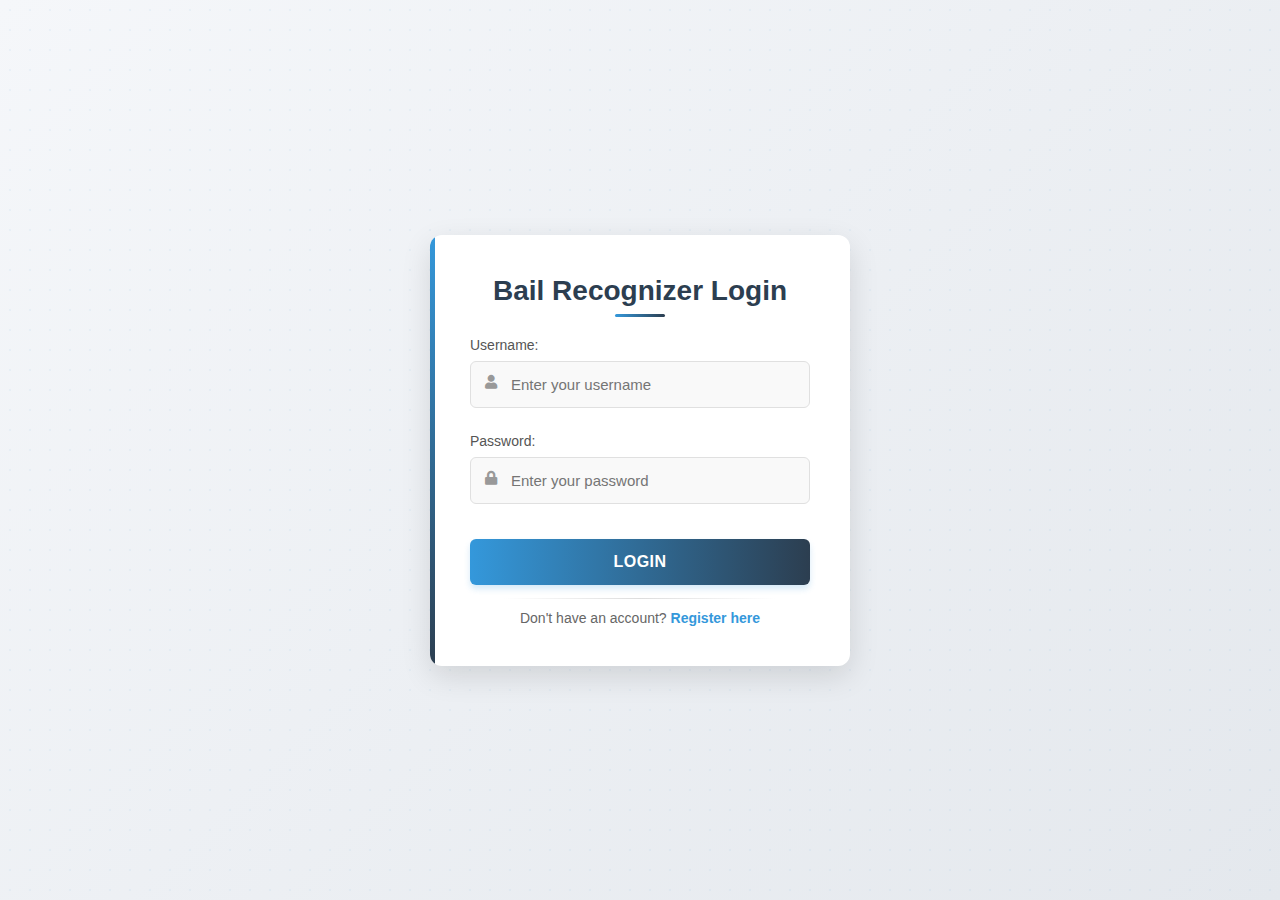
<file: templates/login.html>
<!DOCTYPE html>
<html lang="en">
<head>
    <meta charset="UTF-8">
    <meta name="viewport" content="width=device-width, initial-scale=1.0">
    <title>Bail Recognizer - Login</title>
    <style>
        /* Modern Professional Login Page Styling */

        /* Global styles and reset */
        * {
            margin: 0;
            padding: 0;
            box-sizing: border-box;
            font-family: 'Segoe UI', Tahoma, Geneva, Verdana, sans-serif;
        }

        body {
            background: linear-gradient(135deg, #f5f7fa 0%, #e4e8ed 100%);
            height: 100vh;
            display: flex;
            flex-direction: column;
            justify-content: center;
            align-items: center;
            color: #333;
            padding: 20px;
            position: relative;
            overflow: hidden;
        }

        /* Background pattern */
        body::before {
            content: "";
            position: absolute;
            top: 0;
            left: 0;
            right: 0;
            bottom: 0;
            background-image: radial-gradient(#3498db33 1px, transparent 1px);
            background-size: 20px 20px;
            opacity: 0.3;
            z-index: -1;
        }

        /* Container for the login form */
        .login-container {
            background-color: white;
            border-radius: 12px;
            box-shadow: 0 10px 30px rgba(0, 0, 0, 0.12);
            padding: 40px;
            width: 100%;
            max-width: 420px;
            text-align: center;
            position: relative;
            overflow: hidden;
            transition: transform 0.3s ease, box-shadow 0.3s ease;
        }

        .login-container:hover {
            transform: translateY(-5px);
            box-shadow: 0 15px 35px rgba(0, 0, 0, 0.15);
        }

        /* Decorative accent */
        .login-container::before {
            content: "";
            position: absolute;
            top: 0;
            left: 0;
            width: 5px;
            height: 100%;
            background: linear-gradient(to bottom, #3498db, #2c3e50);
        }

        h1 {
            color: #2c3e50;
            margin-bottom: 30px;
            font-weight: 600;
            font-size: 28px;
            position: relative;
            display: inline-block;
        }

        h1::after {
            content: "";
            position: absolute;
            bottom: -10px;
            left: 50%;
            transform: translateX(-50%);
            width: 50px;
            height: 3px;
            background: linear-gradient(to right, #3498db, #2c3e50);
            border-radius: 3px;
        }

        /* Form styling */
        form {
            display: flex;
            flex-direction: column;
            gap: 25px;
            margin-bottom: 25px;
        }

        .form-group {
            text-align: left;
            position: relative;
        }

        label {
            display: block;
            margin-bottom: 8px;
            font-weight: 500;
            color: #555;
            font-size: 14px;
            transition: color 0.3s;
        }

        input {
            width: 100%;
            padding: 14px 15px;
            border: 1px solid #e0e0e0;
            border-radius: 6px;
            font-size: 15px;
            transition: all 0.3s;
            background-color: #f9f9f9;
        }

        input:focus {
            outline: none;
            border-color: #3498db;
            box-shadow: 0 0 0 3px rgba(52, 152, 219, 0.1);
            background-color: white;
        }

        /* Input icons (using pseudo-elements) */
        .form-group.username::before,
        .form-group.password::before {
            font-family: "Font Awesome 5 Free";
            font-weight: 900;
            position: absolute;
            left: 15px;
            top: 38px;
            color: #999;
            font-size: 14px;
        }

        .form-group.username::before {
            content: "\f007"; /* user icon */
        }

        .form-group.password::before {
            content: "\f023"; /* lock icon */
        }

        .form-group.username input,
        .form-group.password input {
            padding-left: 40px;
        }

        button {
            background: linear-gradient(to right, #3498db, #2c3e50);
            color: white;
            border: none;
            border-radius: 6px;
            padding: 14px;
            font-size: 16px;
            font-weight: 600;
            cursor: pointer;
            transition: all 0.3s;
            letter-spacing: 0.5px;
            text-transform: uppercase;
            margin-top: 10px;
            box-shadow: 0 4px 6px rgba(52, 152, 219, 0.2);
        }

        button:hover {
            background: linear-gradient(to right, #2980b9, #1a252f);
            transform: translateY(-2px);
            box-shadow: 0 6px 10px rgba(52, 152, 219, 0.3);
        }

        button:active {
            transform: translateY(0);
        }

        /* Registration link */
        p {
            margin-top: 25px;
            font-size: 14px;
            color: #666;
            position: relative;
        }

        p::before {
            content: "";
            position: absolute;
            top: -12px;
            left: 50%;
            transform: translateX(-50%);
            width: 80%;
            height: 1px;
            background: linear-gradient(to right, transparent, #ddd, transparent);
        }

        a {
            color: #3498db;
            text-decoration: none;
            font-weight: 600;
            transition: all 0.3s;
            position: relative;
        }

        a:hover {
            color: #2980b9;
        }

        a::after {
            content: "";
            position: absolute;
            bottom: -2px;
            left: 0;
            width: 0;
            height: 2px;
            background-color: #2980b9;
            transition: width 0.3s;
        }

        a:hover::after {
            width: 100%;
        }

        /* Responsive adjustments */
        @media (max-width: 480px) {
            .login-container {
                padding: 30px 20px;
            }
            
            h1 {
                font-size: 24px;
                margin-bottom: 25px;
            }
            
            form {
                gap: 20px;
            }
            
            input {
                padding: 12px 15px;
                padding-left: 38px;
            }
        }

        /* Animation */
        @keyframes fadeIn {
            from { opacity: 0; transform: translateY(20px); }
            to { opacity: 1; transform: translateY(0); }
        }

        .login-container {
            animation: fadeIn 0.6s ease-out forwards;
        }
    </style>
    <!-- Adding Font Awesome for icons -->
    <link rel="stylesheet" href="https://cdnjs.cloudflare.com/ajax/libs/font-awesome/5.15.4/css/all.min.css">
</head>
<body>
    <div class="login-container">
        <h1>Bail Recognizer Login</h1>
        <form method="POST">
            <div class="form-group username">
                <label for="username">Username:</label>
                <input type="text" id="username" name="username" required placeholder="Enter your username">
            </div>
            
            <div class="form-group password">
                <label for="password">Password:</label>
                <input type="password" id="password" name="password" required placeholder="Enter your password">
            </div>
            
            <button type="submit">Login</button>
        </form>
        
        <p>Don't have an account? <a href="{{ url_for('register') }}">Register here</a></p>
    </div>
</body>
</html>
</file>
